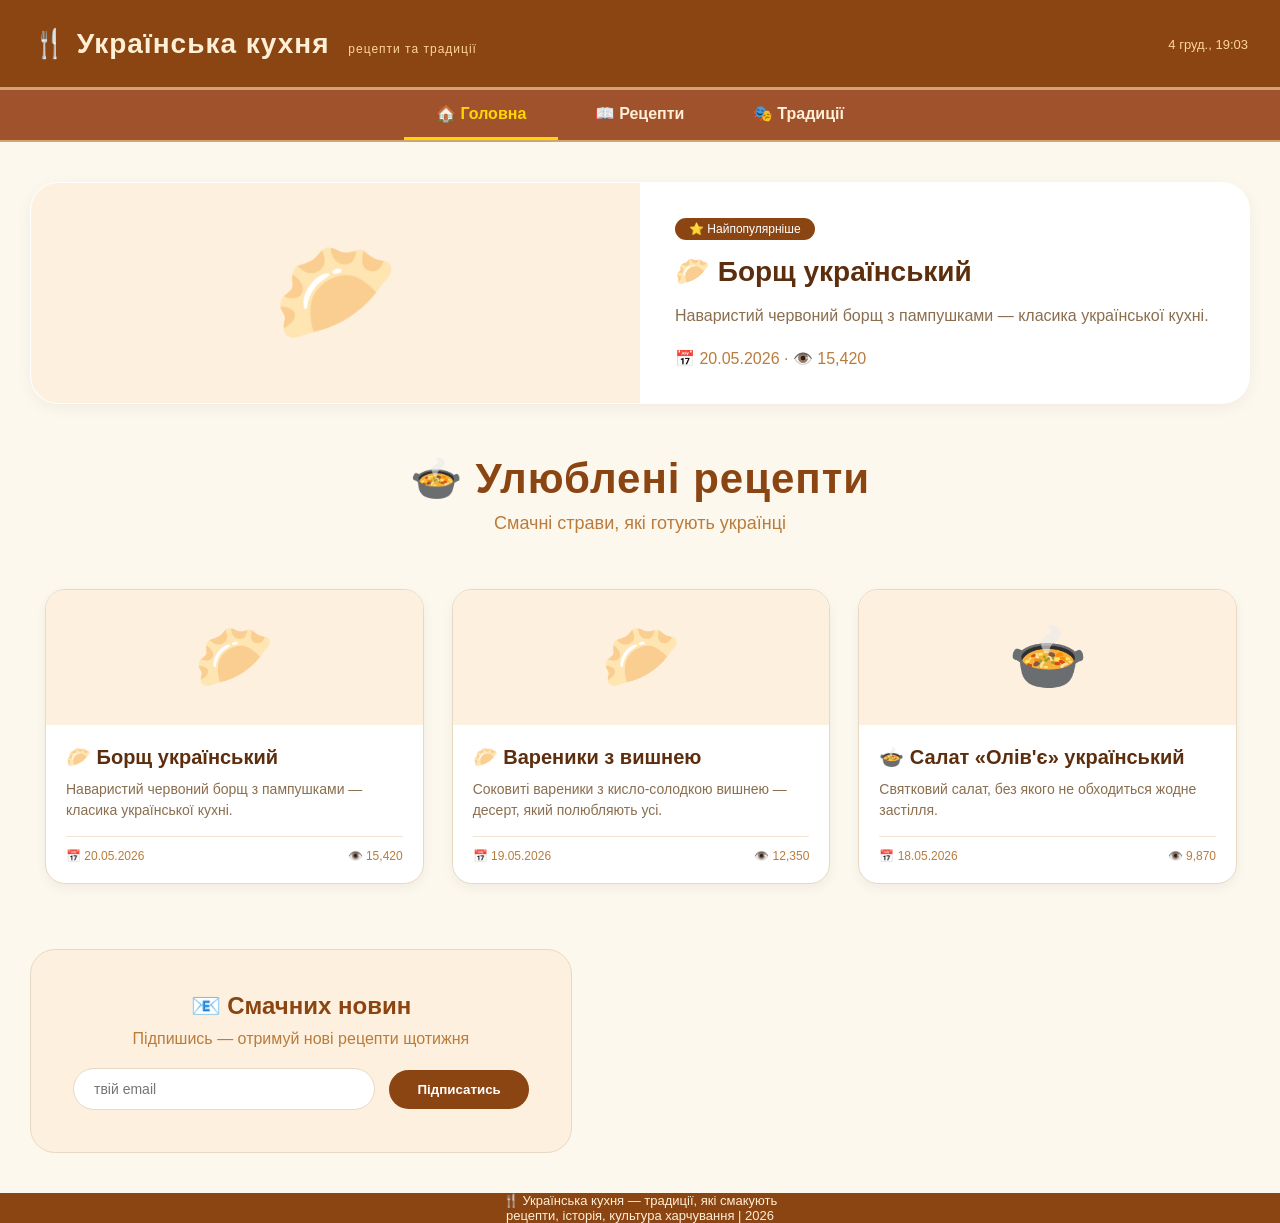
<file: index.html>
<!DOCTYPE html>
<html lang="uk">
<head>
    <meta charset="UTF-8">
    <meta name="viewport" content="width=device-width, initial-scale=1.0">
    <title>🍴 Українська кухня — рецепти та традиції</title>
    <link rel="stylesheet" href="style.css">
</head>
<body>

<table class="site-table">
    <tr class="header-row">
        <td class="header-content">
            <table width="100%">
                <tr>
                    <td align="left"><span class="logo" onclick="location.href='index.html'">🍴 Українська кухня <small>рецепти та традиції</small></span></td>
                    <td align="right"><span class="date-time" id="currentDateTime"></span></td>
                </tr>
            </table>
        </td>
    </tr>

    <tr class="tabs-row">
        <td class="tabs-cell">
            <table class="tabs-table">
                <tr>
                    <td align="center">
                        <a href="index.html" class="tab-btn active">🏠 Головна</a>
                        <a href="recipes.html" class="tab-btn">📖 Рецепти</a>
                        <a href="traditions.html" class="tab-btn">🎭 Традиції</a>
                    </td>
                </tr>
            </table>
        </td>
    </tr>

    <tr>
        <td class="main-content">
            <!-- Головна стаття -->
            <table class="featured-table" id="featuredNews">
                <!-- заповнюється JS -->
            </table>

            <div class="category-header">
                <h1>🍲 Улюблені рецепти</h1>
                <p>Смачні страви, які готують українці</p>
            </div>

            <table class="recipes-grid" id="popularRecipes">
                <!-- заповнюється JS -->
            </table>

            <table class="subscribe">
                <tr>
                    <td align="center">
                        <h3>📧 Смачних новин</h3>
                        <p>Підпишись — отримуй нові рецепти щотижня</p>
                        <div class="subscribe-form">
                            <input type="email" id="subEmail" placeholder="твій email">
                            <button onclick="subscribeNews()">Підписатись</button>
                        </div>
                    </td>
                </tr>
            </table>
        </td>
    </tr>

    <tr class="footer">
        <td>
            <p>🍴 Українська кухня — традиції, які смакують</p>
            <p>рецепти, історія, культура харчування | 2026</p>
        </td>
    </tr>
</table>

<div class="scroll-top" id="scrollTop" onclick="window.scrollTo({top:0, behavior:'smooth'})">↑</div>

<div id="newsModal" class="modal" onclick="if(event.target===this) closeModal()">
    <div class="modal-content">
        <div class="modal-header"><h2 id="modalTitle"></h2><span class="close-modal" onclick="closeModal()">&times;</span></div>
        <div class="modal-body" id="modalBody"></div>
    </div>
</div>

<script>
    const recipes = [
        { id: 1, title: "🥟 Борщ український", excerpt: "Наваристий червоний борщ з пампушками — класика української кухні.", content: "Інгредієнти: буряк, капуста, картопля, морква, цибуля, томатна паста, часник, сало, м'ясо. Варити м'ясний бульйон 2 години. Додати нарізані овочі. Окремо засмажити буряк з томатом. Заправити борщ засмажкою, додати часник та зелень. Подавати зі сметаною та пампушками.", emoji: "🥟", date: "2026-05-20", views: 15420, category: "Рецепт" },
        { id: 2, title: "🥟 Вареники з вишнею", excerpt: "Соковиті вареники з кисло-солодкою вишнею — десерт, який полюбляють усі.", content: "Тісто: борошно, яйце, вода, сіль, олія. Начинка: вишня без кісточок, цукор. Замісити тісто, розкачати, вирізати кружечки. На кожен покласти вишню та цукор, защипати. Варити у киплячій воді 5 хвилин. Подавати зі сметаною.", emoji: "🥟", date: "2026-05-19", views: 12350, category: "Рецепт" },
        { id: 3, title: "🍲 Салат «Олів'є» український", excerpt: "Святковий салат, без якого не обходиться жодне застілля.", content: "Варені картопля, морква, яйця, ковбаса або куряче філе, солоні огірки, консервований горошок. Все нарізати кубиками, заправити майонезом. Подавати охолодженим.", emoji: "🍲", date: "2026-05-18", views: 9870, category: "Рецепт" }
    ];

    const featured = recipes[0];

    function formatDate(dateStr) {
        const d = new Date(dateStr);
        return d.getDate().toString().padStart(2,'0') + '.' + (d.getMonth()+1).toString().padStart(2,'0') + '.' + d.getFullYear();
    }

    function openModal(item) {
        document.getElementById('modalTitle').innerHTML = item.title;
        document.getElementById('modalBody').innerHTML = '<div class="modal-emoji">' + item.emoji + '</div><div class="modal-meta"><span>📅 ' + formatDate(item.date) + '</span><span>👁️ ' + item.views.toLocaleString() + '</span><span>📌 ' + item.category + '</span></div><p style="line-height:1.6; color:#5c2e0e;">' + item.content + '</p>';
        document.getElementById('newsModal').style.display = 'block';
    }

    function closeModal() {
        document.getElementById('newsModal').style.display = 'none';
    }

    function subscribeNews() {
        const email = document.getElementById('subEmail').value;
        if(email) alert('🍴 Дякуємо! На ' + email + ' надіслано підтвердження.');
        else alert('Введи email');
    }

    function renderFeatured() {
        document.getElementById('featuredNews').innerHTML = '<tr><td class="featured-emoji-cell">' + featured.emoji + '</td><td class="featured-content-cell"><div class="featured-badge">⭐ Найпопулярніше</div><div class="featured-title">' + featured.title + '</div><div class="featured-excerpt">' + featured.excerpt + '</div><div><span style="color:#b97c3c;">📅 ' + formatDate(featured.date) + ' · 👁️ ' + featured.views.toLocaleString() + '</span></div></td></tr>';
        document.querySelector('.featured-table').onclick = () => openModal(featured);
    }

    function renderPopular() {
        let html = '<tr>';
        for(let i = 0; i < recipes.length; i++) {
            const r = recipes[i];
            html += '<td width="33%"><div class="recipe-card" onclick="openModal(recipes[' + i + '])"><div class="recipe-emoji">' + r.emoji + '</div><div class="recipe-content"><div class="recipe-title">' + r.title + '</div><div class="recipe-excerpt">' + r.excerpt + '</div><div class="recipe-meta"><span>📅 ' + formatDate(r.date) + '</span><span>👁️ ' + r.views.toLocaleString() + '</span></div></div></div></td>';
            if((i+1) % 3 === 0 && i+1 < recipes.length) html += '</tr><tr>';
        }
        html += '</tr>';
        document.getElementById('popularRecipes').innerHTML = html;
    }

    function updateDateTime() {
        const d = new Date();
        document.getElementById('currentDateTime').innerHTML = d.toLocaleString('uk-UA', { hour:'2-digit', minute:'2-digit', day:'numeric', month:'short' });
    }

    setInterval(updateDateTime, 1000);
    updateDateTime();
    renderFeatured();
    renderPopular();

    window.addEventListener('scroll', function() {
        const el = document.getElementById('scrollTop');
        if(window.scrollY > 300) el.classList.add('show');
        else el.classList.remove('show');
    });

    window.openModal = openModal;
    window.closeModal = closeModal;
    window.subscribeNews = subscribeNews;
    window.recipes = recipes;
</script>
</body>
</html>
</file>
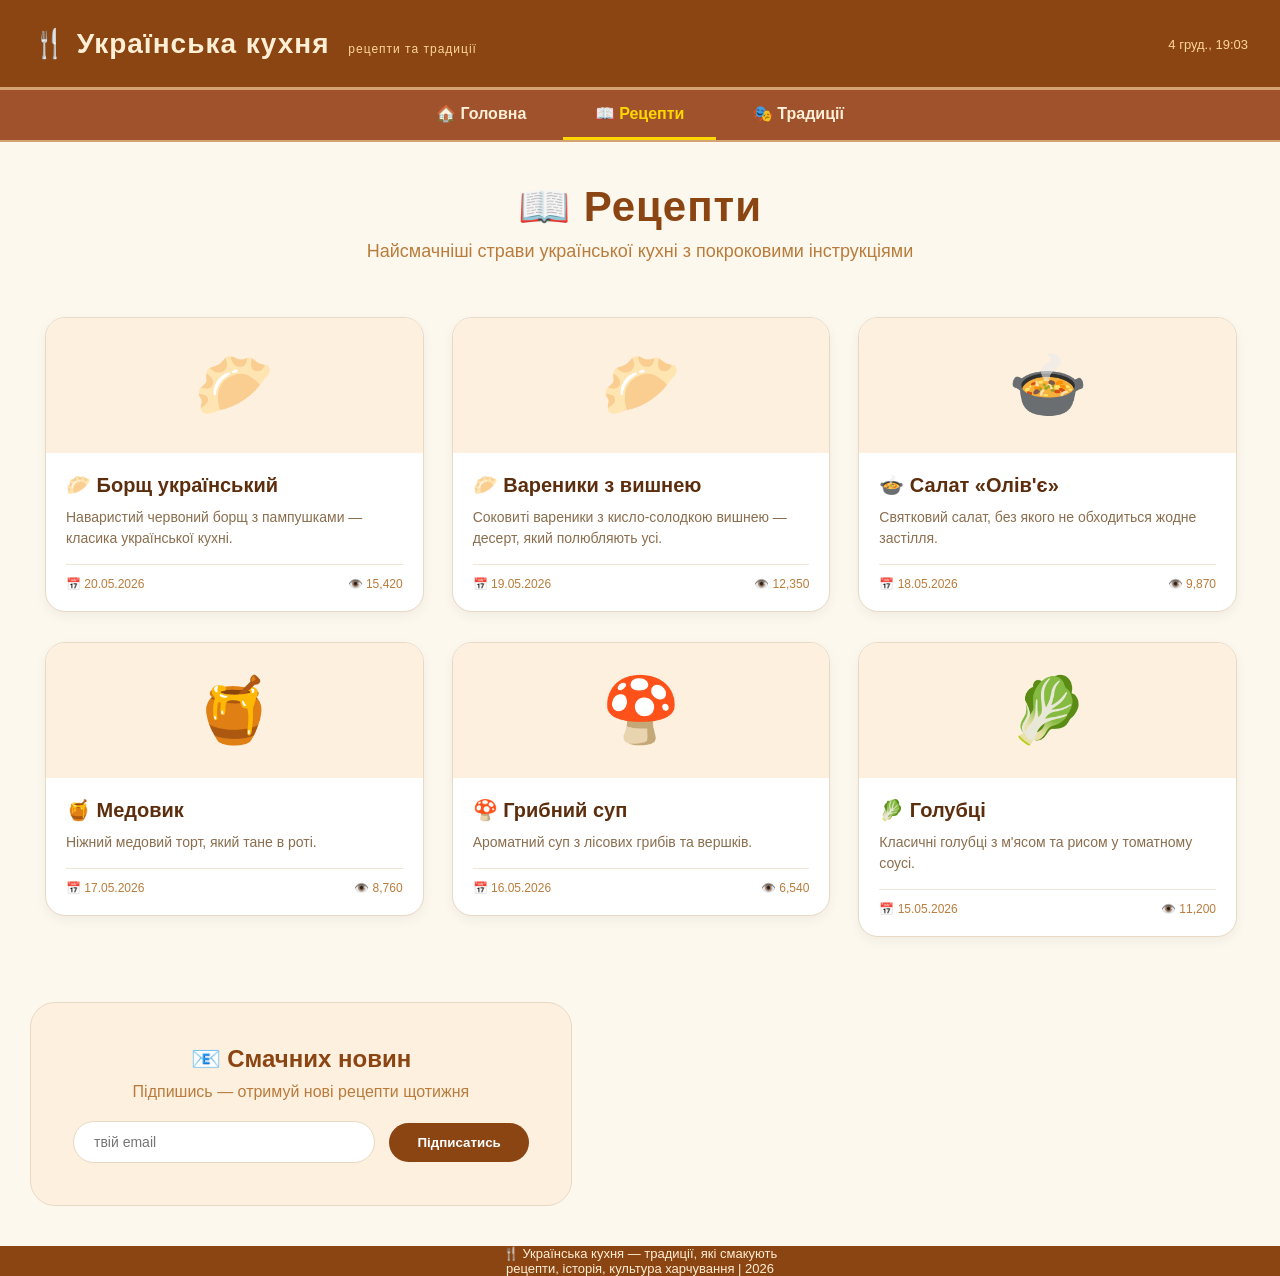
<file: recipes.html>
<!DOCTYPE html>
<html lang="uk">
<head>
    <meta charset="UTF-8">
    <meta name="viewport" content="width=device-width, initial-scale=1.0">
    <title>📖 Рецепти | Українська кухня</title>
    <link rel="stylesheet" href="style.css">
</head>
<body>

<table class="site-table">
    <tr class="header-row">
        <td class="header-content">
            <table width="100%">
                <tr>
                    <td align="left"><span class="logo" onclick="location.href='index.html'">🍴 Українська кухня <small>рецепти та традиції</small></span></td>
                    <td align="right"><span class="date-time" id="currentDateTime"></span></td>
                </tr>
            </table>
        </td>
    </tr>

    <tr class="tabs-row">
        <td class="tabs-cell">
            <table class="tabs-table">
                <tr>
                    <td align="center">
                        <a href="index.html" class="tab-btn">🏠 Головна</a>
                        <a href="recipes.html" class="tab-btn active">📖 Рецепти</a>
                        <a href="traditions.html" class="tab-btn">🎭 Традиції</a>
                    </td>
                </tr>
            </table>
        </td>
    </tr>

    <tr>
        <td class="main-content">
            <div class="category-header">
                <h1>📖 Рецепти</h1>
                <p>Найсмачніші страви української кухні з покроковими інструкціями</p>
            </div>

            <table class="recipes-grid" id="allRecipes">
                <!-- заповнюється JS -->
            </table>

            <table class="subscribe">
                <tr>
                    <td align="center">
                        <h3>📧 Смачних новин</h3>
                        <p>Підпишись — отримуй нові рецепти щотижня</p>
                        <div class="subscribe-form">
                            <input type="email" id="subEmail" placeholder="твій email">
                            <button onclick="subscribeNews()">Підписатись</button>
                        </div>
                    </td>
                </tr>
            </table>
        </td>
    </tr>

    <tr class="footer">
        <td>
            <p>🍴 Українська кухня — традиції, які смакують</p>
            <p>рецепти, історія, культура харчування | 2026</p>
        </td>
    </tr>
</table>

<div class="scroll-top" id="scrollTop" onclick="window.scrollTo({top:0, behavior:'smooth'})">↑</div>

<div id="newsModal" class="modal" onclick="if(event.target===this) closeModal()">
    <div class="modal-content">
        <div class="modal-header"><h2 id="modalTitle"></h2><span class="close-modal" onclick="closeModal()">&times;</span></div>
        <div class="modal-body" id="modalBody"></div>
    </div>
</div>

<script>
    const allRecipes = [
        { id: 1, title: "🥟 Борщ український", excerpt: "Наваристий червоний борщ з пампушками — класика української кухні.", content: "Інгредієнти: буряк, капуста, картопля, морква, цибуля, томатна паста, часник, сало, м'ясо. Варити м'ясний бульйон 2 години. Додати нарізані овочі. Окремо засмажити буряк з томатом. Заправити борщ засмажкою, додати часник та зелень. Подавати зі сметаною та пампушками.", emoji: "🥟", date: "2026-05-20", views: 15420, category: "Рецепт" },
        { id: 2, title: "🥟 Вареники з вишнею", excerpt: "Соковиті вареники з кисло-солодкою вишнею — десерт, який полюбляють усі.", content: "Тісто: борошно, яйце, вода, сіль, олія. Начинка: вишня без кісточок, цукор. Замісити тісто, розкачати, вирізати кружечки. На кожен покласти вишню та цукор, защипати. Варити у киплячій воді 5 хвилин. Подавати зі сметаною.", emoji: "🥟", date: "2026-05-19", views: 12350, category: "Рецепт" },
        { id: 3, title: "🍲 Салат «Олів'є»", excerpt: "Святковий салат, без якого не обходиться жодне застілля.", content: "Варені картопля, морква, яйця, ковбаса або куряче філе, солоні огірки, консервований горошок. Все нарізати кубиками, заправити майонезом. Подавати охолодженим.", emoji: "🍲", date: "2026-05-18", views: 9870, category: "Рецепт" },
        { id: 4, title: "🍯 Медовик", excerpt: "Ніжний медовий торт, який тане в роті.", content: "Тісто: мед, цукор, яйця, борошно, сода. Крем: сметана, цукор. Випікати 6-8 коржів, кожен по 5 хвилин. Промазати кремом, залишити на ніч просочитися.", emoji: "🍯", date: "2026-05-17", views: 8760, category: "Рецепт" },
        { id: 5, title: "🍄 Грибний суп", excerpt: "Ароматний суп з лісових грибів та вершків.", content: "Зварити бульйон з грибів. Додати картоплю, моркву, цибулю. Наприкінці додати вершки та зелень. Подавати з грінками.", emoji: "🍄", date: "2026-05-16", views: 6540, category: "Рецепт" },
        { id: 6, title: "🥬 Голубці", excerpt: "Класичні голубці з м'ясом та рисом у томатному соусі.", content: "Капустяне листя бланшувати. Фарш змішати з рисом та цибулею. Загорнути в листя, тушкувати в томатному соусі 1 годину.", emoji: "🥬", date: "2026-05-15", views: 11200, category: "Рецепт" }
    ];

    function formatDate(dateStr) {
        const d = new Date(dateStr);
        return d.getDate().toString().padStart(2,'0') + '.' + (d.getMonth()+1).toString().padStart(2,'0') + '.' + d.getFullYear();
    }

    function openModal(item) {
        document.getElementById('modalTitle').innerHTML = item.title;
        document.getElementById('modalBody').innerHTML = '<div class="modal-emoji">' + item.emoji + '</div><div class="modal-meta"><span>📅 ' + formatDate(item.date) + '</span><span>👁️ ' + item.views.toLocaleString() + '</span><span>📌 ' + item.category + '</span></div><p style="line-height:1.6; color:#5c2e0e;">' + item.content + '</p>';
        document.getElementById('newsModal').style.display = 'block';
    }

    function closeModal() {
        document.getElementById('newsModal').style.display = 'none';
    }

    function subscribeNews() {
        const email = document.getElementById('subEmail').value;
        if(email) alert('🍴 Дякуємо! На ' + email + ' надіслано підтвердження.');
        else alert('Введи email');
    }

    function renderAllRecipes() {
        let html = '<tr>';
        for(let i = 0; i < allRecipes.length; i++) {
            const r = allRecipes[i];
            html += '<td width="33%"><div class="recipe-card" onclick="openModal(allRecipes[' + i + '])"><div class="recipe-emoji">' + r.emoji + '</div><div class="recipe-content"><div class="recipe-title">' + r.title + '</div><div class="recipe-excerpt">' + r.excerpt + '</div><div class="recipe-meta"><span>📅 ' + formatDate(r.date) + '</span><span>👁️ ' + r.views.toLocaleString() + '</span></div></div></div></td>';
            if((i+1) % 3 === 0 && i+1 < allRecipes.length) html += '</tr><tr>';
        }
        html += '</tr>';
        document.getElementById('allRecipes').innerHTML = html;
    }

    function updateDateTime() {
        const d = new Date();
        document.getElementById('currentDateTime').innerHTML = d.toLocaleString('uk-UA', { hour:'2-digit', minute:'2-digit', day:'numeric', month:'short' });
    }

    setInterval(updateDateTime, 1000);
    updateDateTime();
    renderAllRecipes();

    window.addEventListener('scroll', function() {
        const el = document.getElementById('scrollTop');
        if(window.scrollY > 300) el.classList.add('show');
        else el.classList.remove('show');
    });

    window.openModal = openModal;
    window.closeModal = closeModal;
    window.subscribeNews = subscribeNews;
</script>
</body>
</html>
</file>
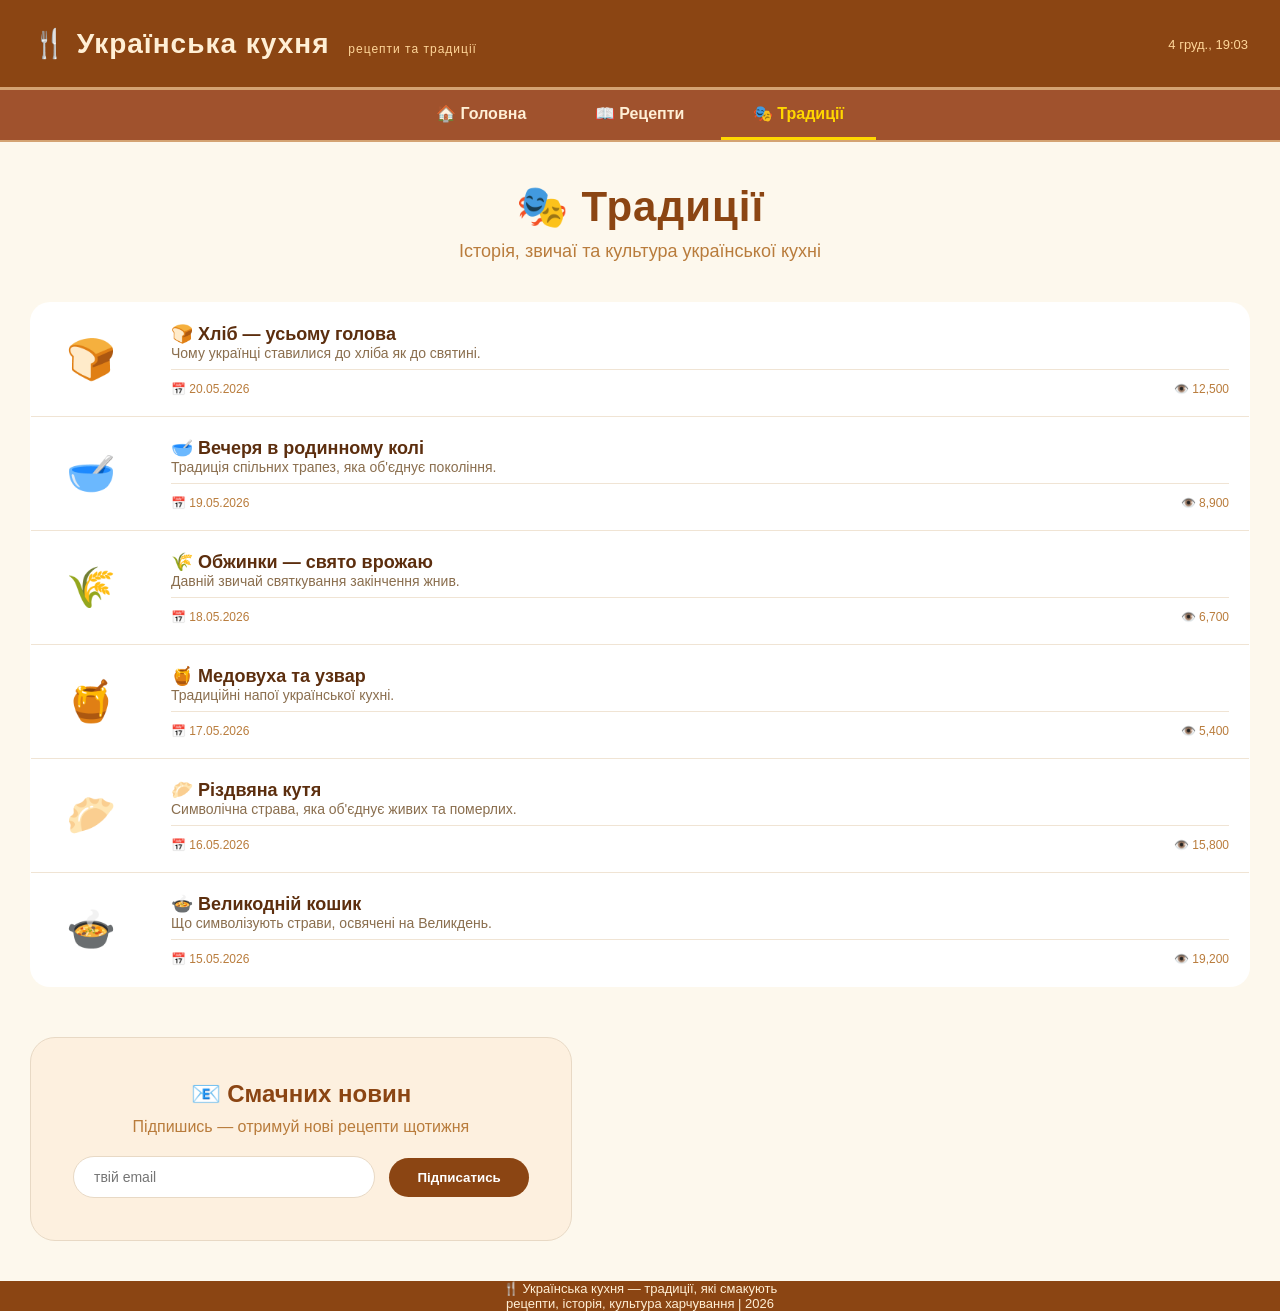
<file: traditions.html>
<!DOCTYPE html>
<html lang="uk">
<head>
    <meta charset="UTF-8">
    <meta name="viewport" content="width=device-width, initial-scale=1.0">
    <title>🎭 Традиції | Українська кухня</title>
    <link rel="stylesheet" href="style.css">
</head>
<body>

<table class="site-table">
    <tr class="header-row">
        <td class="header-content">
            <table width="100%">
                <tr>
                    <td align="left"><span class="logo" onclick="location.href='index.html'">🍴 Українська кухня <small>рецепти та традиції</small></span></td>
                    <td align="right"><span class="date-time" id="currentDateTime"></span></td>
                </tr>
            </table>
        </td>
    </tr>

    <tr class="tabs-row">
        <td class="tabs-cell">
            <table class="tabs-table">
                <tr>
                    <td align="center">
                        <a href="index.html" class="tab-btn">🏠 Головна</a>
                        <a href="recipes.html" class="tab-btn">📖 Рецепти</a>
                        <a href="traditions.html" class="tab-btn active">🎭 Традиції</a>
                    </td>
                </tr>
            </table>
        </td>
    </tr>

    <tr>
        <td class="main-content">
            <div class="category-header">
                <h1>🎭 Традиції</h1>
                <p>Історія, звичаї та культура української кухні</p>
            </div>

            <table class="traditions-list" id="traditionsList">
                <!-- заповнюється JS -->
            </table>

            <table class="subscribe">
                <tr>
                    <td align="center">
                        <h3>📧 Смачних новин</h3>
                        <p>Підпишись — отримуй нові рецепти щотижня</p>
                        <div class="subscribe-form">
                            <input type="email" id="subEmail" placeholder="твій email">
                            <button onclick="subscribeNews()">Підписатись</button>
                        </div>
                    </td>
                </tr>
            </table>
        </td>
    </tr>

    <tr class="footer">
        <td>
            <p>🍴 Українська кухня — традиції, які смакують</p>
            <p>рецепти, історія, культура харчування | 2026</p>
        </td>
    </tr>
</table>

<div class="scroll-top" id="scrollTop" onclick="window.scrollTo({top:0, behavior:'smooth'})">↑</div>

<div id="newsModal" class="modal" onclick="if(event.target===this) closeModal()">
    <div class="modal-content">
        <div class="modal-header"><h2 id="modalTitle"></h2><span class="close-modal" onclick="closeModal()">&times;</span></div>
        <div class="modal-body" id="modalBody"></div>
    </div>
</div>

<script>
    const traditions = [
        {
            id: 1,
            title: "🍞 Хліб — усьому голова",
            excerpt: "Чому українці ставилися до хліба як до святині.",
            content: "Українці здавна вважали хліб символом достатку та благополуччя. Хліб не можна було викидати — його годували птахам або тваринам. Гостей зустрічали хлібом-сіллю, а без хліба не сідали за стіл. Існувало повір'я: якщо хліб впав на підлогу — його треба поцілувати. Випікання хліба супроводжувалося молитвами та спеціальними обрядами.",
            emoji: "🍞",
            date: "2026-05-20",
            views: 12500,
            category: "Традиція"
        },
        {
            id: 2,
            title: "🥣 Вечеря в родинному колі",
            excerpt: "Традиція спільних трапез, яка об'єднує покоління.",
            content: "Українська родина завжди збиралася за великим столом. Вечеря була не просто прийомом їжі, а часом спілкування, обміну новинами, передачі досвіду від старших до молодших. Сімейні рецепти передавалися з покоління в покоління. Спільна трапеза зміцнювала родинні зв'язки та створювала відчуття єдності.",
            emoji: "🥣",
            date: "2026-05-19",
            views: 8900,
            category: "Традиція"
        },
        {
            id: 3,
            title: "🌾 Обжинки — свято врожаю",
            excerpt: "Давній звичай святкування закінчення жнив.",
            content: "Обжинки — традиційне свято завершення збору врожаю. Після важкої роботи в полі люди влаштовували бенкет, пекли караваї з нового зерна, співали жниварських пісень. Це був день подяки землі за дари та відпочинку після виснажливої праці. Найкращі страви готували з нового врожаю, щоб задобрити землю на наступний рік.",
            emoji: "🌾",
            date: "2026-05-18",
            views: 6700,
            category: "Традиція"
        },
        {
            id: 4,
            title: "🍯 Медовуха та узвар",
            excerpt: "Традиційні напої української кухні.",
            content: "Медовуха — давній слов'янський напій з меду, води та дріжджів. Її варили до весіль та великих свят. Узвар — компот із сухофруктів, який обов'язково готували на Різдво. Вважалося, що ці напої мають цілющі властивості та додають сили. Рецепти приготування передавалися з покоління в покоління.",
            emoji: "🍯",
            date: "2026-05-17",
            views: 5400,
            category: "Традиція"
        },
        {
            id: 5,
            title: "🥟 Різдвяна кутя",
            excerpt: "Символічна страва, яка об'єднує живих та померлих.",
            content: "Кутя — головна страва Різдвяної вечері. Її готують з пшениці, меду, маку, горіхів та родзинок. Кожен інгредієнт має символічне значення: пшениця — вічність життя, мед — насолода раю, мак — достаток. Традиційно кутю ставили на стіл першою, а після вечері залишали на столі для душ предків.",
            emoji: "🥟",
            date: "2026-05-16",
            views: 15800,
            category: "Традиція"
        },
        {
            id: 6,
            title: "🍲 Великодній кошик",
            excerpt: "Що символізують страви, освячені на Великдень.",
            content: "До великоднього кошика кладуть паску — символ воскресіння, яйця (писанки) — символ нового життя, ковбасу та сало — символ достатку, хрін — символ міцності духу, масло — символ Божої ласки. Освячені продукти вважалися святинею, яку зберігали протягом року. Перший шматок паски ділили між усіма членами родини.",
            emoji: "🍲",
            date: "2026-05-15",
            views: 19200,
            category: "Традиція"
        }
    ];

    function formatDate(dateStr) {
        const d = new Date(dateStr);
        const day = d.getDate().toString().padStart(2, '0');
        const month = (d.getMonth() + 1).toString().padStart(2, '0');
        const year = d.getFullYear();
        return day + '.' + month + '.' + year;
    }

    function openModal(item) {
        document.getElementById('modalTitle').innerHTML = item.title;
        document.getElementById('modalBody').innerHTML = 
            '<div class="modal-emoji">' + item.emoji + '</div>' +
            '<div class="modal-meta">' +
                '<span>📅 ' + formatDate(item.date) + '</span>' +
                '<span>👁️ ' + item.views.toLocaleString() + '</span>' +
                '<span>📌 ' + item.category + '</span>' +
            '</div>' +
            '<p style="line-height:1.6; color:#5c2e0e;">' + item.content + '</p>';
        document.getElementById('newsModal').style.display = 'block';
    }

    function closeModal() {
        document.getElementById('newsModal').style.display = 'none';
    }

    function subscribeNews() {
        const email = document.getElementById('subEmail').value;
        if (email) {
            alert('🍴 Дякуємо! На ' + email + ' надіслано підтвердження.');
        } else {
            alert('Введи email');
        }
    }

    function renderTraditions() {
        let html = '';
        for (let i = 0; i < traditions.length; i++) {
            const t = traditions[i];
            html += '<tr class="tradition-item" onclick="openModal(traditions[' + i + '])">';
            html += '<td class="tradition-emoji" align="center">' + t.emoji + '</td>';
            html += '<td>';
            html += '<div class="tradition-title">' + t.title + '</div>';
            html += '<div class="tradition-excerpt">' + t.excerpt + '</div>';
            html += '<div class="recipe-meta" style="margin-top:8px;">';
            html += '<span>📅 ' + formatDate(t.date) + '</span>';
            html += '<span>👁️ ' + t.views.toLocaleString() + '</span>';
            html += '</div></td></tr>';
        }
        document.getElementById('traditionsList').innerHTML = html;
    }

    function updateDateTime() {
        const d = new Date();
        const options = { hour: '2-digit', minute: '2-digit', day: 'numeric', month: 'short' };
        document.getElementById('currentDateTime').innerHTML = d.toLocaleString('uk-UA', options);
    }

    setInterval(updateDateTime, 1000);
    updateDateTime();
    renderTraditions();

    window.addEventListener('scroll', function() {
        const el = document.getElementById('scrollTop');
        if (window.scrollY > 300) {
            el.classList.add('show');
        } else {
            el.classList.remove('show');
        }
    });

    window.openModal = openModal;
    window.closeModal = closeModal;
    window.subscribeNews = subscribeNews;
    window.traditions = traditions;
</script>
</body>
</html>
</file>
<file: style.css>
* {
    margin: 0;
    padding: 0;
}

body {
    font-family: 'Segoe UI', Tahoma, Geneva, Verdana, sans-serif;
    background: #fdf8ed;
    color: #3e2a1f;
}

/* таблична верстка */
.site-table {
    width: 100%;
    border-collapse: collapse;
}

/* шапка */
.header-row {
    background: #8b4513;
    border-bottom: 3px solid #d4a373;
}

.header-content {
    padding: 25px 30px;
}

.logo {
    font-size: 28px;
    font-weight: bold;
    cursor: pointer;
    color: #ffefd5;
    text-decoration: none;
    letter-spacing: 1px;
}

.logo small {
    font-size: 12px;
    font-weight: normal;
    color: #ffd699;
    margin-left: 10px;
}

.date-time {
    font-size: 13px;
    color: #ffd699;
    text-align: right;
}

/* вкладки */
.tabs-row {
    background: #a0522d;
    border-bottom: 2px solid #d4a373;
}

.tabs-cell {
    padding: 0 30px;
}

.tabs-table {
    width: 100%;
    border-collapse: collapse;
}

.tab-btn {
    padding: 14px 32px;
    font-size: 16px;
    font-weight: 600;
    color: #ffefd5;
    text-decoration: none;
    display: inline-block;
    border-bottom: 3px solid transparent;
    transition: 0.2s;
}

.tab-btn:hover {
    color: #ffd700;
}

.tab-btn.active {
    color: #ffd700;
    border-bottom: 3px solid #ffd700;
}

/* основний контент */
.main-content {
    padding: 40px 30px;
    width: 100%;
    max-width: 1200px;
    margin: 0 auto;
}

/* заголовки */
.category-header {
    text-align: center;
    margin-bottom: 40px;
}

.category-header h1 {
    font-size: 42px;
    font-weight: bold;
    color: #8b4513;
    margin-bottom: 10px;
    letter-spacing: 1px;
}

.category-header p {
    font-size: 18px;
    color: #b97c3c;
}

/* сітка рецептів */
.recipes-grid {
    width: 100%;
    border-collapse: collapse;
    margin-bottom: 40px;
}

.recipes-grid td {
    padding: 15px;
    vertical-align: top;
}

.recipe-card {
    background: #ffffff;
    border: 1px solid #e8d9c5;
    border-radius: 20px;
    overflow: hidden;
    cursor: pointer;
    transition: 0.25s;
    width: 100%;
    box-shadow: 0 4px 12px rgba(0, 0, 0, 0.05);
}

.recipe-card:hover {
    transform: translateY(-5px);
    box-shadow: 0 8px 20px rgba(0, 0, 0, 0.1);
    border-color: #d4a373;
}

.recipe-emoji {
    background: #fdf0df;
    text-align: center;
    font-size: 64px;
    padding: 30px;
}

.recipe-category {
    background: #8b4513;
    color: white;
    padding: 4px 12px;
    border-radius: 20px;
    font-size: 11px;
    display: inline-block;
    margin-top: 10px;
}

.recipe-content {
    padding: 20px;
}

.recipe-title {
    font-size: 20px;
    font-weight: bold;
    margin-bottom: 10px;
    color: #5c2e0e;
}

.recipe-excerpt {
    font-size: 14px;
    color: #8a6e4e;
    margin-bottom: 15px;
    line-height: 1.5;
}

.recipe-meta {
    display: flex;
    justify-content: space-between;
    font-size: 12px;
    color: #b97c3c;
    border-top: 1px solid #f0e4d4;
    padding-top: 12px;
}

/* головна стаття */
.featured-table {
    width: 100%;
    border-collapse: collapse;
    background: #ffffff;
    border: 1px solid #e8d9c5;
    border-radius: 28px;
    overflow: hidden;
    margin-bottom: 50px;
    cursor: pointer;
    box-shadow: 0 4px 15px rgba(0, 0, 0, 0.05);
}

.featured-emoji-cell {
    background: #fdf0df;
    text-align: center;
    font-size: 100px;
    padding: 50px;
    width: 50%;
}

.featured-content-cell {
    padding: 35px;
    vertical-align: middle;
}

.featured-badge {
    background: #8b4513;
    color: white;
    padding: 4px 14px;
    border-radius: 30px;
    font-size: 12px;
    display: inline-block;
    margin-bottom: 15px;
}

.featured-title {
    font-size: 28px;
    font-weight: bold;
    margin-bottom: 15px;
    color: #5c2e0e;
}

.featured-excerpt {
    color: #8a6e4e;
    margin-bottom: 20px;
    line-height: 1.6;
}

/* список традицій */
.traditions-list {
    width: 100%;
    border-collapse: collapse;
    background: #ffffff;
    border: 1px solid #e8d9c5;
    border-radius: 20px;
    overflow: hidden;
    margin-bottom: 40px;
}

.traditions-list td {
    padding: 20px;
    border-bottom: 1px solid #f0e4d4;
}

.traditions-list tr:last-child td {
    border-bottom: none;
}

.tradition-item {
    cursor: pointer;
    transition: 0.2s;
}

.tradition-item:hover {
    background: #fdf8f0;
}

.tradition-emoji {
    font-size: 40px;
    text-align: center;
    width: 80px;
}

.tradition-title {
    font-size: 18px;
    font-weight: bold;
    color: #5c2e0e;
}

.tradition-excerpt {
    font-size: 14px;
    color: #8a6e4e;
}

/* підписка */
.subscribe {
    background: #fdf0df;
    border: 1px solid #e8d9c5;
    border-radius: 25px;
    padding: 40px;
    text-align: center;
    margin-top: 50px;
}

.subscribe h3 {
    font-size: 24px;
    font-weight: bold;
    margin-bottom: 10px;
    color: #8b4513;
}

.subscribe p {
    color: #b97c3c;
    margin-bottom: 20px;
}

.subscribe-form input {
    padding: 12px 20px;
    border-radius: 40px;
    border: 1px solid #e8d9c5;
    width: 260px;
    font-size: 14px;
    font-family: inherit;
    margin-right: 10px;
}

.subscribe-form button {
    padding: 12px 28px;
    background: #8b4513;
    color: white;
    border: none;
    border-radius: 40px;
    font-weight: bold;
    cursor: pointer;
    transition: 0.2s;
}

.subscribe-form button:hover {
    background: #a0522d;
}

/* футер */
.footer {
    background: #8b4513;
    padding: 30px;
    text-align: center;
    color: #ffefd5;
    font-size: 13px;
}

/* кнопка вгору */
.scroll-top {
    position: fixed;
    bottom: 25px;
    right: 25px;
    background: #8b4513;
    color: white;
    width: 45px;
    height: 45px;
    border-radius: 50%;
    text-align: center;
    line-height: 45px;
    cursor: pointer;
    opacity: 0;
    transition: 0.2s;
    font-size: 20px;
    border: none;
}

.scroll-top.show {
    opacity: 1;
}

/* модальне вікно */
.modal {
    display: none;
    position: fixed;
    top: 0;
    left: 0;
    width: 100%;
    height: 100%;
    background: rgba(0, 0, 0, 0.7);
    z-index: 1000;
}

.modal-content {
    background: white;
    max-width: 600px;
    width: 90%;
    margin: 80px auto;
    border-radius: 25px;
    overflow: auto;
    max-height: 80vh;
}

.modal-header {
    padding: 20px;
    border-bottom: 1px solid #f0e4d4;
    display: flex;
    justify-content: space-between;
    align-items: center;
    background: #fdf0df;
}

.modal-header h2 {
    color: #5c2e0e;
    font-size: 22px;
}

.close-modal {
    font-size: 28px;
    cursor: pointer;
    color: #b97c3c;
}

.close-modal:hover {
    color: #8b4513;
}

.modal-body {
    padding: 25px;
}

.modal-emoji {
    font-size: 70px;
    text-align: center;
    padding: 20px;
    background: #fdf0df;
    border-radius: 20px;
}

.modal-meta {
    color: #b97c3c;
    font-size: 13px;
    margin: 15px 0;
    text-align: center;
}

.modal-meta span {
    margin: 0 10px;
}

@media (max-width: 768px) {
    .featured-table {
        display: block;
    }
    .featured-table tr, .featured-table td {
        display: block;
        width: 100%;
    }
    .recipes-grid td {
        display: block;
        width: 100%;
    }
    .tab-btn {
        padding: 10px 16px;
        font-size: 13px;
    }
    .logo {
        font-size: 20px;
    }
}
</file>
